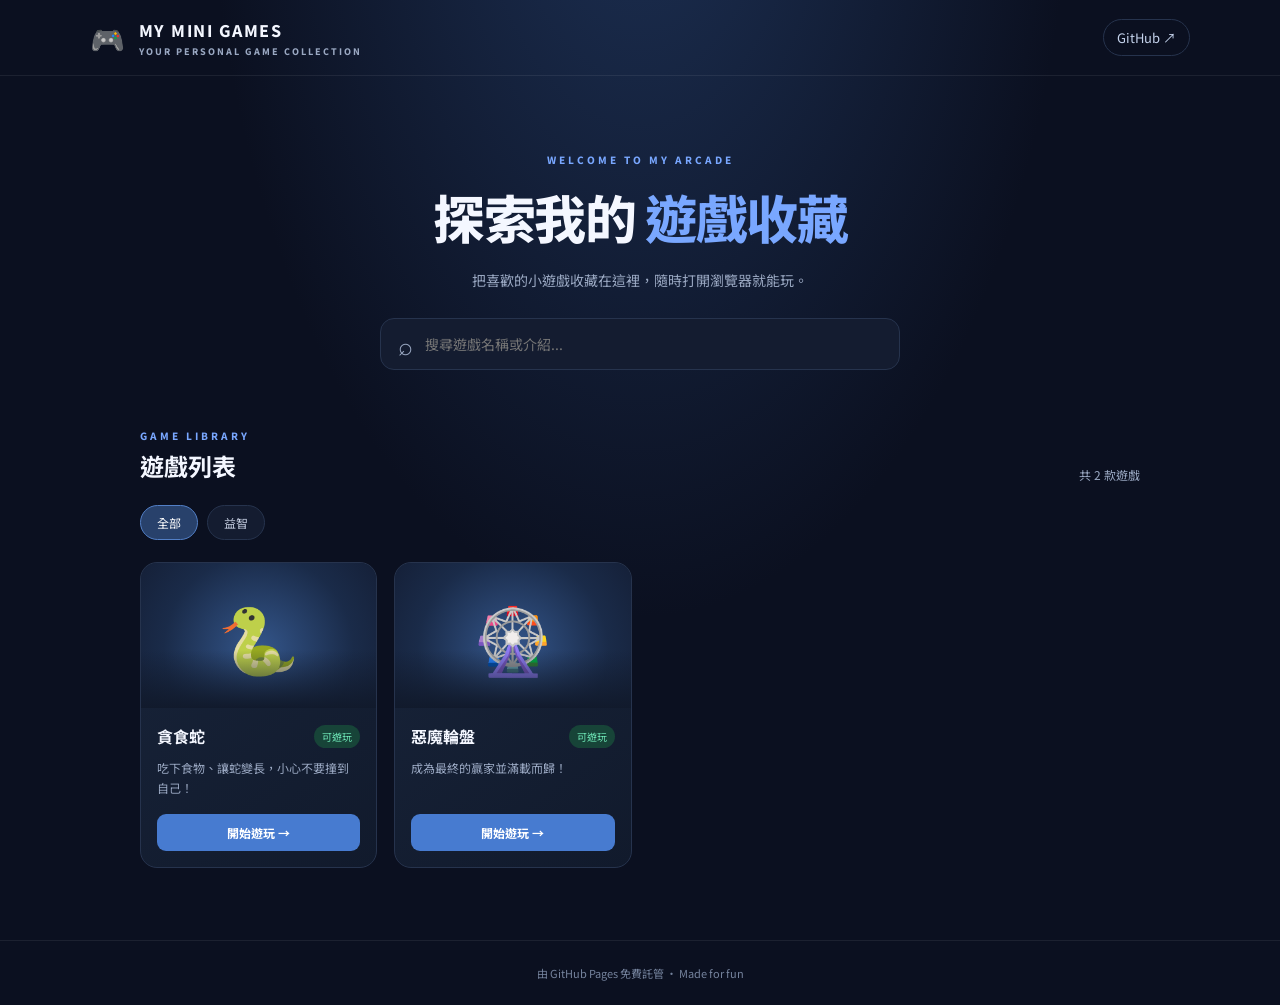
<file: index.html>
<!doctype html>
<html lang="zh-Hant">
<head>
  <meta charset="utf-8">
  <meta name="viewport" content="width=device-width, initial-scale=1">
  <meta name="description" content="我的網頁小遊戲收藏平台">
  <title>My Mini Games｜網頁小遊戲收藏</title>
  <link rel="stylesheet" href="css/style.css">
  <script src="js/app.js" defer></script>
</head>
<body>
  <header class="site-header">
    <a class="brand" href="./"><span class="brand-icon">🎮</span><span>MY MINI GAMES<small>YOUR PERSONAL GAME COLLECTION</small></span></a>
    <a class="github-link" href="https://github.com/" target="_blank" rel="noopener">GitHub ↗</a>
  </header>

  <main class="container">
    <section class="hero">
      <p class="eyebrow">WELCOME TO MY ARCADE</p>
      <h1>探索我的<span>遊戲收藏</span></h1>
      <p class="hero-copy">把喜歡的小遊戲收藏在這裡，隨時打開瀏覽器就能玩。</p>
      <label class="search-box">
        <span aria-hidden="true">⌕</span>
        <input id="searchInput" type="search" placeholder="搜尋遊戲名稱或介紹..." autocomplete="off">
      </label>
    </section>

    <section class="library">
      <div class="section-heading">
        <div><p class="eyebrow">GAME LIBRARY</p><h2>遊戲列表</h2></div>
        <span id="gameCount" class="count">載入中…</span>
      </div>
      <nav id="categoryFilters" class="filters" aria-label="遊戲分類"></nav>
      <div id="gameGrid" class="game-grid" aria-live="polite"></div>
      <p id="emptyState" class="empty-state" hidden>找不到符合條件的遊戲，試試其他關鍵字吧。</p>
    </section>
  </main>

  <footer class="site-footer">由 GitHub Pages 免費託管 · Made for fun</footer>
</body>
</html>
</file>
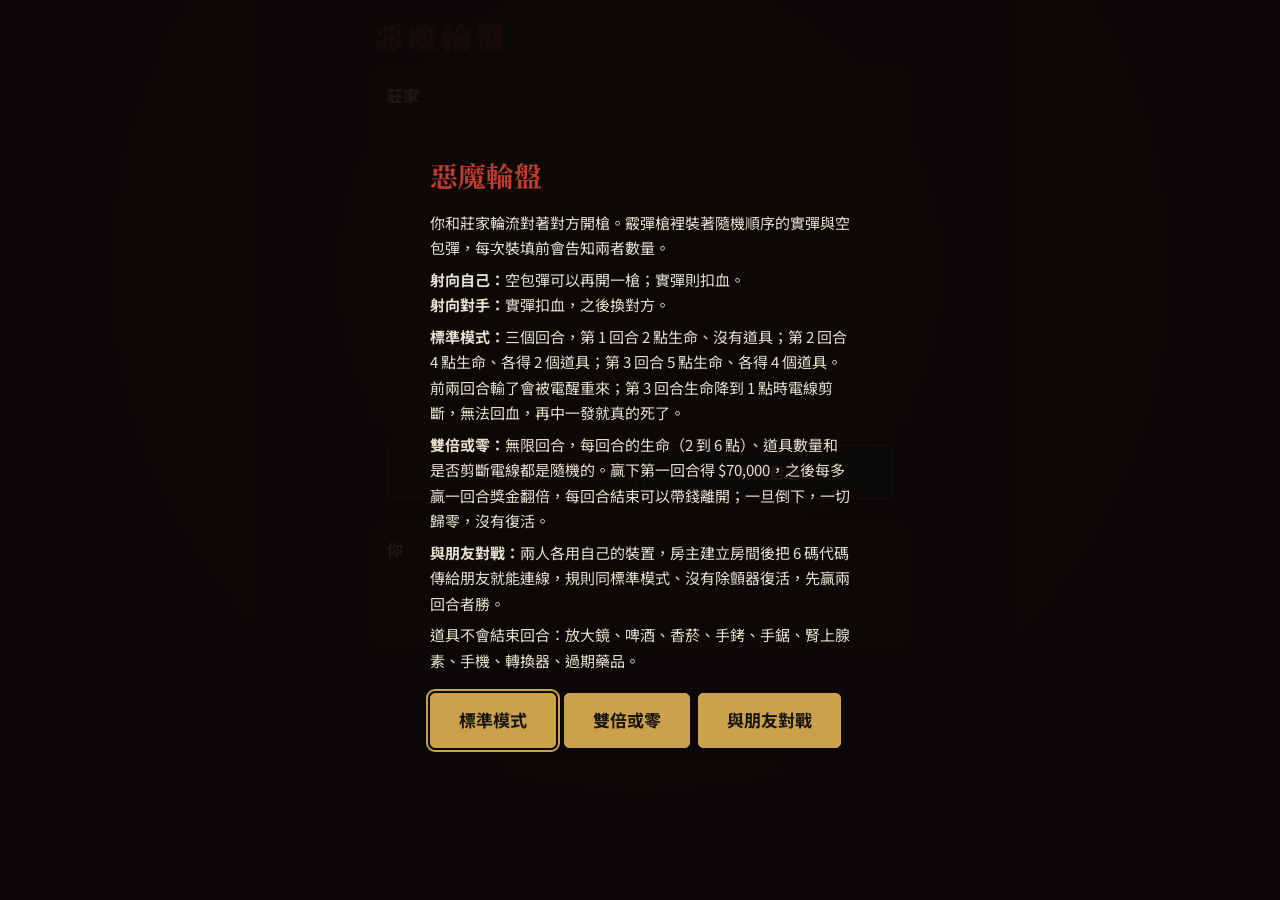
<file: games/devils-roulette/index.html>
<!DOCTYPE html>
<html lang="zh-Hant">
<head>
<meta charset="utf-8">
<meta name="viewport" content="width=device-width, initial-scale=1, viewport-fit=cover">
<title>惡魔輪盤</title>
<link rel="preconnect" href="https://fonts.googleapis.com">
<link href="https://fonts.googleapis.com/css2?family=Noto+Sans+TC:wght@400;700&family=Noto+Serif+TC:wght@900&display=swap" rel="stylesheet">
<style>
:root{--bg:#15110f;--panel:#201915;--line:#3d3027;--bone:#e8e0cf;--dim:#9a8f80;--brass:#c9a24b;--blood:#c23b2e;--steel:#5d7a8a;
color-scheme:dark;box-sizing:border-box;padding-top:env(safe-area-inset-top,0px);padding-bottom:env(safe-area-inset-bottom,0px)}
html{scroll-padding-top:env(safe-area-inset-top,0px)}
*,*::before,*::after{box-sizing:inherit}
body{margin:0;background:radial-gradient(ellipse at 50% 30%,#2a1f19 0,var(--bg) 70%);color:var(--bone);font-family:'Noto Sans TC','PingFang TC','Microsoft JhengHei',sans-serif;min-height:100vh}
main{max-width:560px;margin:0 auto;padding:14px 14px 28px;display:flex;flex-direction:column;gap:12px}
h1{font-family:'Noto Serif TC','Songti TC',serif;font-weight:900;font-size:30px;margin:0;letter-spacing:.12em;color:var(--blood)}
header{display:flex;justify-content:space-between;align-items:baseline;gap:10px}
.score{color:var(--dim);font-size:14px}
.seat{background:var(--panel);border:1px solid var(--line);border-radius:6px;padding:12px}
.seat h2{margin:0 0 6px;font-size:16px;display:flex;justify-content:space-between;align-items:center}
.hp{font-size:22px;letter-spacing:2px}
.hp .on{color:var(--brass)}.hp .off{opacity:.18;filter:grayscale(1)}
.tags{font-size:13px;color:var(--blood);min-height:18px}
.items{display:flex;flex-wrap:wrap;gap:6px;min-height:44px;margin-top:6px}
.it{background:#2a211b;border:1px solid var(--line);color:var(--bone);border-radius:4px;padding:6px 9px;font:inherit;font-size:14px;display:flex;gap:5px;align-items:center}
button.it{cursor:pointer}
button.it:hover:not(:disabled){border-color:var(--brass)}
button:disabled{opacity:.45;cursor:not-allowed}
button:focus-visible{outline:2px solid var(--brass);outline-offset:2px}
.empty{color:var(--dim);font-size:13px;align-self:center}
.table{border:1px dashed var(--line);border-radius:6px;padding:12px;text-align:center}
.chamber{display:flex;justify-content:center;gap:5px;min-height:34px;flex-wrap:wrap}
.shell{width:14px;height:30px;border-radius:3px 3px 2px 2px;background:linear-gradient(to top,var(--brass) 0 28%,var(--c) 28%)}
.shell.L{--c:var(--blood)}.shell.B{--c:var(--steel)}
.count{font-size:13px;color:var(--dim);margin:6px 0}
.status{font-weight:700;margin:8px 0 4px;min-height:24px}
.hint{color:var(--brass);font-size:14px;min-height:20px}
.log{text-align:left;font-size:14px;line-height:1.6;color:var(--dim);margin-top:8px;min-height:118px}
.log div:last-child{color:var(--bone)}
.acts{display:grid;grid-template-columns:1fr 1fr;gap:8px;margin-top:10px}
.acts button{font:inherit;font-weight:700;font-size:16px;padding:14px 8px;border-radius:5px;border:1px solid var(--blood);background:#3a1713;color:var(--bone);cursor:pointer}
.acts button.self{border-color:var(--steel);background:#17262d}
#flash{position:fixed;inset:0;pointer-events:none;opacity:0;z-index:5}
#flash.L{background:#ff3b2a;animation:f .5s}
#flash.B{background:#8fb4c4;animation:f .3s}
@keyframes f{0%{opacity:.55}100%{opacity:0}}
.hit{animation:s .35s}
@keyframes s{25%{transform:translateX(-6px)}75%{transform:translateX(6px)}}
@media (prefers-reduced-motion:reduce){#flash.L,#flash.B,.hit{animation:none}}
#ov{position:fixed;inset:0;background:rgba(10,7,6,.92);display:flex;align-items:center;justify-content:center;padding:20px;z-index:10}
#ov[hidden]{display:none}
.box{max-width:420px;line-height:1.7;font-size:15px}
.box h2{font-family:'Noto Serif TC',serif;font-size:28px;margin:0 0 10px;color:var(--blood)}
.box p{margin:6px 0}
.box button{margin:14px 8px 0 0;font:inherit;font-weight:700;font-size:17px;padding:12px 28px;border-radius:5px;border:1px solid var(--brass);background:var(--brass);color:#1a130e;cursor:pointer}
.box select{font:inherit;font-size:15px;padding:6px;background:#1b1612;color:#e8e0cf;border:1px solid #3d3027;border-radius:4px}
.box input{font:inherit;font-size:18px;padding:8px;width:9em;background:#1b1612;color:var(--bone);border:1px solid var(--line);border-radius:4px;letter-spacing:.2em;text-align:center}
</style>
</head>
<body>
<div id="flash"></div>
<div id="ov"><div class="box" id="box"></div></div>
<main>
<header><h1>惡魔輪盤</h1><div class="score" id="score"></div></header>
<section class="seat" id="dealer"><h2><span>莊家</span><span class="hp" id="hp1"></span></h2><div class="tags" id="tag1"></div><div class="items" id="it1"></div></section>
<section class="table">
<div class="chamber" id="chamber"></div>
<div class="count" id="count"></div>
<div class="status" id="status"></div>
<div class="hint" id="hint"></div>
<div class="log" id="log"></div>
<div class="acts"><button id="shootD">射向莊家</button><button id="shootS" class="self">射向自己</button></div>
</section>
<section class="seat" id="you"><h2><span>你</span><span class="hp" id="hp0"></span></h2><div class="tags" id="tag0"></div><div class="items" id="it0"></div></section>
</main>
<script>
const $=s=>document.querySelector(s);
const sleep=ms=>new Promise(r=>setTimeout(r,ms));
const rnd=n=>Math.floor(Math.random()*n);
const ITEMS={mag:{n:'放大鏡',e:'🔍',d:'查看膛內這一發'},beer:{n:'啤酒',e:'🍺',d:'退掉膛內這一發'},cig:{n:'香菸',e:'🚬',d:'回復 1 點生命'},cuff:{n:'手銬',e:'⛓️',d:'對手跳過下一回合'},saw:{n:'手鋸',e:'🪚',d:'下一發傷害 ×2'},adr:{n:'腎上腺素',e:'💉',d:'偷走對手一個道具並立刻使用'},phone:{n:'手機',e:'📱',d:'得知後面某一發是實彈或空包彈'},inv:{n:'轉換器',e:'🔄',d:'把膛內這一發實彈與空包彈互換'},med:{n:'過期藥品',e:'💊',d:'50% 回復 2 點生命，否則失去 1 點'}};
const KEYS=Object.keys(ITEMS);
const NAME=['{0}','{1}'];
let PVP_HP=0,DPC=null,G,ME=0,ROLE='solo',ROOM=null,hb=null,hello=null,lostT=null;

function start(m){G={mode:m||'std',round:0,cleared:0,wins:[0,0],log:[],busy:false,over:false,steal:false};$('#ov').hidden=true;newRound()}
const $$=n=>'$'+n.toLocaleString('en-US');
function newRound(retry){
  if(!retry)G.round++;
  G.sd=G.mode==='don'?Math.random()<.4:G.round===3;G.max=G.mode==='don'?2+rnd(5):(G.mode==='pvp'&&PVP_HP)?PVP_HP:[2,4,5][G.round-1];G.hp=[G.max,G.max];G.sudden=[false,false];G.items=[[],[]];G.cuff=[false,false];G.saw=false;G.turn=G.mode==='pvp'?(G.round-1)%2:0;G.over=false;G.steal=false;
  say(`—— 第 ${G.round} 回合・雙方各 ${G.max} 點生命${G.mode!=='don'&&G.round===1?'・本回合沒有道具':''}${G.mode==='don'&&G.sd?'・生命降到 1 點時電線剪斷':''} ——`);reload();render();
}
function reload(){
  const n=2+rnd(7),l=1+rnd(n-1);
  G.shells=[...Array(l).fill('L'),...Array(n-l).fill('B')].sort(()=>Math.random()-.5);
  G.known=null;G.phone=null;G.stale=false;G.pub={L:l,B:n-l};
  const k=G.mode==='don'?rnd(5):[0,2,4][G.round-1];
  for(const w of [0,1]){for(let i=0;i<k&&G.items[w].length<8;i++)G.items[w].push(KEYS[rnd(KEYS.length)])}
  say(`裝填完畢：實彈 ${l} 發，空包彈 ${n-l} 發，順序打亂。${k?`雙方各獲得 ${k} 個道具。`:''}`);
}
function say(t){G.log.push(t);if(G.log.length>6)G.log.shift()}
function flash(t){const f=$('#flash');f.className='';void f.offsetWidth;f.className=t}

async function shoot(who,target){
  const s=popShell(),live=s==='L',dmg=G.saw?2:1;
  G.saw=false;
  say(`${NAME[who]}把槍口對準${who===target?'自己':NAME[target]}……`);render();await sleep(800);
  fx(s,live?target:-1);
  if(live){G.hp[target]=Math.max(0,G.hp[target]-dmg);say(`砰！實彈，${NAME[target]}失去 ${dmg} 點生命。`);
    if(G.sd&&G.hp[target]===1&&!G.sudden[target]){G.sudden[target]=true;say(`${NAME[target]}的除顫器電線被剪斷：無法再回血，下一發實彈就會致命。`)}
    }
  else say('喀。空包彈。');
  render();await sleep(700);
  if(G.hp[target]<=0){await roundEnd(1-target);return}
  let next;
  if(target===who&&!live){next=who;say(`${NAME[who]}可以再開一槍。`)}
  else{next=1-who;if(G.cuff[next]){G.cuff[next]=false;say(`${NAME[next]}被手銬銬住，跳過這回合。`);next=who}}
  if(!G.shells.length)reload();
  G.turn=next;render();
}
async function roundEnd(w){
  G.over=true;
  if(G.mode==='pvp'){
    G.wins[w]++;say(`{${w}}贏下第 ${G.round} 回合。`);render();await sleep(1800);
    if(G.wins[w]>=2)showEnd(w);else newRound();
    return;
  }
  if(G.mode==='don'){
    if(w===0){
      G.cleared++;const pot=70000*2**(G.cleared-1);
      say(`你贏下第 ${G.round} 回合。`);render();await sleep(1600);
      box(`第 ${G.round} 回合勝利`,`<p>目前獎金 <b>${$$(pot)}</b>。</p><p>繼續下一回合，獎金翻倍為 ${$$(pot*2)}；但只要倒下，一切歸零。</p>`,
        [['繼續賭',()=>{G.round++;newRound(true)}],['帶著獎金離開',()=>box('你帶著獎金離開了',`<p>共贏下 ${G.cleared} 個回合，獎金 <b>${$$(pot)}</b>。</p>`,[['再玩一次',()=>start('don')],['主選單',menu]])]]);
    }else{
      const lost=G.cleared?70000*2**(G.cleared-1):0;
      render();await sleep(1500);
      box('歸零',`<p>你在第 ${G.round} 回合倒下，${lost?`${$$(lost)} 獎金化為烏有`:'什麼也沒帶走'}。</p>`,[['再玩一次',()=>start('don')],['主選單',menu]]);
    }
    return;
  }
  if(w===0){
    say(`你贏下第 ${G.round} 回合。`);render();await sleep(1800);
    if(G.round>=3)box('你活下來了','莊家倒下，你贏得這場賭局。','再來一局');else newRound();
  }else if(G.round<3){
    say('你倒下了……除顫器把你電醒，這個回合重來。');render();await sleep(2200);newRound(true);
  }else{
    render();await sleep(1500);box('你死了','第三回合的除顫器沒有作用，莊家贏了。','重新開始');
  }
}
function popShell(){
  const s=G.shells.shift(),o=s==='L'?'B':'L';G.known=null;
  if(G.pub[s]>0)G.pub[s]--;else if(G.pub[o]>0)G.pub[o]--;
  if(G.phone){G.phone.idx--;if(G.phone.idx<=0){if(G.phone.idx===0)G.known={who:G.phone.who,v:G.phone.v};G.phone=null}}
  return s;
}
function canUse(who,key){
  const o=1-who;
  if(key==='cuff')return !G.cuff[o];
  if(key==='saw')return !G.saw;
  if(key==='cig'||key==='med')return G.hp[who]<G.max&&!G.sudden[who];
  if(key==='phone')return G.shells.length>1;
  if(key==='adr')return G.items[o].some(k=>k!=='adr'&&canUse(who,k));
  return true;
}
async function useItem(who,idx){
  const key=G.items[who][idx];
  if(!key)return false;
  if(!canUse(who,key)){if(G.mode!=='pvp'&&who===0){say(key==='adr'?'莊家沒有可偷的道具。':'現在用不到這個道具。');render()}return false}
  G.items[who].splice(idx,1);
  if(key==='adr'){G.steal=who+1;say(`{${who}}注射了腎上腺素，正在選擇要偷的道具。`);render();return true}
  await applyItem(who,key);return true;
}
async function useAdr(who,si){
  const o=1-who;G.items[who].splice(G.items[who].indexOf('adr'),1);
  const key=G.items[o].splice(si,1)[0];
  say(`${NAME[who]}注射腎上腺素，偷走了${ITEMS[key].n}並立刻使用。`);render();await sleep(700);await applyItem(who,key);
}
async function stealPick(who,i){
  const o=1-who,key=G.items[o][i];
  if(G.steal!==who+1||!key||key==='adr'||!canUse(who,key))return;
  G.steal=false;G.items[o].splice(i,1);say(`{${who}}偷走了{${o}}的${ITEMS[key].n}並立刻使用。`);render();await sleep(500);await applyItem(who,key);
}
async function applyItem(who,key){
  const o=1-who,V=v=>v==='L'?'實彈':'空包彈';
  if(key==='mag'){G.known={who,v:G.shells[0]};say(who===0&&G.mode!=='pvp'?`你用放大鏡看見：這一發是${V(G.shells[0])}。`:`{${who}}用放大鏡查看了膛內。`)}
  else if(key==='beer'){const s=popShell();say(`${NAME[who]}喝下啤酒，退出一發${V(s)}。`);if(!G.shells.length)reload()}
  else if(key==='cig'){G.hp[who]++;say(`${NAME[who]}抽了一根菸，回復 1 點生命。`)}
  else if(key==='cuff'){G.cuff[o]=true;say(`${NAME[who]}銬住了${NAME[o]}。`)}
  else if(key==='saw'){G.saw=true;say(`${NAME[who]}鋸短了槍管，下一發傷害加倍。`)}
  else if(key==='phone'){const idx=1+rnd(G.shells.length-1),v=G.shells[idx];G.phone={who,idx,v};say(who===0&&G.mode!=='pvp'?`手機傳來訊息：第 ${idx+1} 發是${V(v)}。`:`{${who}}低頭看了一眼手機。`)}
  else if(key==='inv'){G.shells[0]=G.shells[0]==='L'?'B':'L';if(G.known)G.known.v=G.shells[0];G.stale=true;say(`${NAME[who]}按下轉換器，膛內這一發被反轉了。`)}
  else if(key==='med'){
    if(Math.random()<.5){G.hp[who]=Math.min(G.max,G.hp[who]+2);say(`${NAME[who]}吞下過期藥品，回復 2 點生命。`)}
    else{G.hp[who]--;say(`${NAME[who]}吞下過期藥品，失去 1 點生命。`);
      if(G.sd&&G.hp[who]===1&&!G.sudden[who]){G.sudden[who]=true;say(`${NAME[who]}的除顫器電線被剪斷：無法再回血。`)}
      if(G.hp[who]<=0){render();await sleep(700);await roundEnd(o);return}}
  }
  render();await sleep(600);
}

// 莊家 AI：記牌推算 + 道具順序 + 依雙方血量評估風險
async function dealerStep(){
  await sleep(900);
  const it=G.items[1],rem=G.shells.length,has=k=>it.indexOf(k);
  let L=G.pub.L,T=L+G.pub.B;
  if(G.phone&&G.phone.who===1){T--;if(G.phone.v==='L')L--}
  let kv=G.known&&G.known.who===1?G.known.v:null;
  if(kv===null&&!G.stale&&T>0){if(L<=0)kv='B';else if(L>=T)kv='L'}   // 靠計數確定
  const p=kv==='L'?1:kv==='B'?0:T>0?Math.max(0,Math.min(1,L/T)):.5;    // 這一發是實彈的機率
  const me=G.hp[1],foe=G.hp[0],danger=me<=1||G.sudden[1];
  const use=async k=>{await useItem(1,has(k))};
  const aimFoe=p>=.5||(p>0&&foe===1&&p>=.4);
  // 1 補血
  if(me<G.max&&!G.sudden[1]&&has('cig')>=0&&(me<=2||!G.sd||it.length>3))return use('cig');
  if(me>=2&&me<=G.max-2&&!G.sudden[1]&&has('med')>=0)return use('med');
  // 2 不確定時先查看
  if(kv===null&&has('mag')>=0&&rem>1)return use('mag');
  if(kv===null&&has('phone')>=0&&rem>2&&!G.phone)return use('phone');
  // 3 腎上腺素：偷玩家真正用得上的道具
  if(has('adr')>=0){
    const want={cig:me<G.max&&!G.sudden[1],mag:kv===null&&rem>1,cuff:aimFoe&&!G.cuff[0]&&rem>1,phone:kv===null&&rem>2&&!G.phone,saw:aimFoe&&p===1&&!G.saw&&foe>=2};
    const key=Object.keys(want).find(k=>want[k]&&G.items[0].includes(k));
    if(key){await useAdr(1,G.items[0].indexOf(key));return}
  }
  // 4 已知空包彈但想打死殘血玩家：用轉換器變實彈
  if(kv==='B'&&foe<=2&&has('inv')>=0)return use('inv');
  // 5 打玩家之前先銬住，打完還能再動
  if(aimFoe&&!G.cuff[0]&&has('cuff')>=0&&rem>1)return use('cuff');
  // 6 手鋸：確定實彈、或高機率且能打死對手
  if(aimFoe&&!G.saw&&foe>=2&&has('saw')>=0&&(p===1||(foe===2&&p>=.6)))return use('saw');
  // 7 不確定時機率接近一半，或道具塞滿：退彈探底
  if(kv===null&&has('beer')>=0&&rem>2&&(Math.abs(p-.5)<.1||it.length>=7))return use('beer');
  // 8 決定目標
  let target;
  if(kv==='L')target=0;
  else if(kv==='B')target=1;
  else if(danger)target=0;
  else if(foe===1&&p>=.4)target=0;
  else target=p>=.5?0:1;
  await shoot(1,target);
}
function fxLocal(s,t){flash(s);if(t>=0){const el=$(t===ME?'#you':'#dealer');el.classList.remove('hit');void el.offsetWidth;el.classList.add('hit')}}
function fx(s,t){fxLocal(s,t);if(G.mode==='pvp'&&ROOM)ROOM.emit('fx',{s,t}).catch(()=>{})}
async function run(who,fn){
  if(G.turn!==who||G.busy||G.over)return;
  G.busy=true;render();
  await fn();
  if(G.mode!=='pvp')while(G.turn===1&&!G.over)await dealerStep();
  G.busy=false;render();
}
function hostAct(who,a){
  if(!a||typeof a!=='object')return;
  if(a.t==='shoot')return run(who,()=>shoot(who,a.target===1?1:0));
  if(a.t==='item')return run(who,()=>useItem(who,a.idx|0));
  if(a.t==='steal')return run(who,()=>stealPick(who,a.i|0));
}
function act(a){
  if(ROLE==='guest'){if(!G||G.turn!==ME||G.busy||G.over)return;G.busy=true;renderView();ROOM.emit('act',a).catch(()=>{});return}
  return hostAct(ME,a);
}
function pushState(){
  if(!ROOM||ROLE!=='host'||!G||G.mode!=='pvp')return;
  ROOM.emit('state',{round:G.round,max:G.max,hp:G.hp,sudden:G.sudden,items:G.items,cuff:G.cuff,saw:G.saw,turn:G.turn,over:G.over,steal:G.steal,busy:G.busy,wins:G.wins,log:G.log,pub:G.pub,stale:G.stale,n:G.shells.length,sd:G.sd,
    known:G.known&&G.known.who===1?G.known:null,phone:G.phone&&G.phone.who===1?G.phone:null}).catch(()=>{});
}
function render(){renderView();pushState()}
function renderView(){
  const g=G,pvp=g.mode==='pvp',on=pvp?'對手':'莊家',nm=[0,1].map(w=>w===ME?'你':on);
  $('#dealer h2 span').textContent=on;
  $('#score').textContent=pvp?`第 ${g.round} 回合・你 ${g.wins[ME]} : ${g.wins[1-ME]} 對手`:g.mode==='don'?`第 ${g.round} 回合・已贏 ${g.cleared} 回合${g.cleared?'・獎金 '+$$(70000*2**(g.cleared-1)):''}`:`第 ${g.round} / 3 回合`;
  [ME,1-ME].forEach((w,pos)=>{
    $('#hp'+pos).innerHTML=Array.from({length:g.max},(_,i)=>`<span class="${i<g.hp[w]?'on':'off'}">⚡</span>`).join('');
    $('#tag'+pos).textContent=[g.cuff[w]?'⛓️ 被銬住':'',g.saw&&g.turn===w?'🪚 槍管已鋸短':'',g.sudden[w]?'⚡ 電線已剪斷':''].filter(Boolean).join('　');
    const c=$('#it'+pos);
    if(!g.items[w].length){c.innerHTML=`<span class="empty">${(g.mode==='std'||pvp)&&g.round===1?'本回合沒有道具':'沒有道具'}</span>`;return}
    c.innerHTML='';
    g.items[w].forEach((k,i)=>{
      const mine=w===ME,stealing=!mine&&g.steal===ME+1;
      const b=document.createElement(mine||stealing?'button':'span');
      b.className='it';b.title=ITEMS[k].d;b.textContent=`${ITEMS[k].e} ${ITEMS[k].n}`;
      if(mine){b.disabled=g.turn!==ME||g.busy||g.over||!!g.steal;b.onclick=()=>act({t:'item',idx:i});b.setAttribute('aria-label',`${ITEMS[k].n}：${ITEMS[k].d}`)}
      if(stealing){b.disabled=k==='adr'||!canUse(ME,k);b.onclick=()=>act({t:'steal',i})}
      c.appendChild(b);
    });
  });
  const L=g.pub.L,B=g.pub.B;
  $('#chamber').innerHTML=Array(L).fill('<i class="shell L"></i>').join('')+Array(B).fill('<i class="shell B"></i>').join('');
  $('#count').textContent=`膛內剩餘：實彈 ${L}・空包彈 ${B}（順序未知）${g.stale?'・轉換器使用後可能不準':''}`;
  $('#status').textContent=g.over?'':g.steal?(g.steal===ME+1?`選一個${on}的道具偷走`:`${on}正在選擇要偷的道具`):g.turn===ME?(g.busy?'……':'輪到你了'):`${on}的回合`;
  $('#hint').textContent=[g.known&&g.known.who===ME?`你知道：這一發是${g.known.v==='L'?'實彈':'空包彈'}`:'',g.phone&&g.phone.who===ME?`手機：第 ${g.phone.idx+1} 發是${g.phone.v==='L'?'實彈':'空包彈'}`:''].filter(Boolean).join('　');
  $('#log').innerHTML=g.log.map(t=>`<div>${t.replace(/\{(\d)\}/g,(_,d)=>nm[d])}</div>`).join('');
  const off=g.turn!==ME||g.busy||g.over||!!g.steal;
  $('#shootD').disabled=off;$('#shootS').disabled=off;
}
$('#shootD').onclick=()=>act({t:'shoot',target:1-ME});
$('#shootS').onclick=()=>act({t:'shoot',target:ME});

// ---- 與朋友對戰（room 連線：房主負責運算，朋友只收畫面）----
function showEnd(w){
  const win=w===ME;
  box(win?'你贏了':'你輸了',win?'<p>你贏下了這場對決。</p>':'<p>朋友贏下了這場對決。</p>',
    ROLE==='host'?[['再來一局',()=>start('pvp')],['離開',leave]]:[['要求再來一局',()=>{ROOM&&ROOM.emit('rematch',1);box('等待房主…','<p>已通知房主，等他開始下一局。</p>',[['離開',leave]]);}],['離開',leave]]);
}
function leave(){
  clearInterval(hb);clearInterval(hello);clearTimeout(lostT);
  if(ROOM){ROOM.leave().catch(()=>{});ROOM=null}
  try{DPC&&DPC.close()}catch(_){}DPC=null;
  ROLE='solo';ME=0;G=null;menu();
}
// ---- 房間代碼連線：透過公共 MQTT 中繼（WebSocket），只需 6 碼 ----
const BROKERS=['wss://broker.hivemq.com:8884/mqtt','wss://broker.emqx.io:8084/mqtt','wss://test.mosquitto.org:8081'];
function mqttOpen(url,topic,onmsg,onclose){
  return new Promise((res,rej)=>{
    let ws;try{ws=new WebSocket(url,'mqtt')}catch(e){return rej(e)}
    ws.binaryType='arraybuffer';
    const te=new TextEncoder(),td=new TextDecoder();
    const str=x=>{const b=te.encode(x);return [b.length>>8,b.length&255,...b]};
    const rl=n=>{const o=[];do{let d=n%128;n=Math.floor(n/128);if(n>0)d|=128;o.push(d)}while(n>0);return o};
    const pkt=(h,body)=>ws.send(new Uint8Array([h,...rl(body.length),...body]));
    let buf=new Uint8Array(0),ready=false,ping=null;
    const to=setTimeout(()=>{try{ws.close()}catch(_){}rej(new Error('逾時'))},5000);
    ws.onopen=()=>pkt(0x10,[...str('MQTT'),4,2,0,30,...str('dr'+Math.random().toString(36).slice(2,10))]);
    ws.onerror=()=>{if(!ready){clearTimeout(to);rej(new Error('連線被拒或被擋'))}};
    ws.onclose=()=>{clearInterval(ping);if(!ready){clearTimeout(to);rej(new Error('連線被關閉'))}else onclose&&onclose()};
    ws.onmessage=e=>{
      const n=new Uint8Array(e.data),t=new Uint8Array(buf.length+n.length);t.set(buf);t.set(n,buf.length);buf=t;
      while(buf.length>=2){
        let i=1,len=0,m=1,b;
        for(;;){if(i>=buf.length)return;b=buf[i++];len+=(b&127)*m;m*=128;if(!(b&128))break}
        if(buf.length<i+len)return;
        const h0=buf[0],type=h0>>4,body=buf.slice(i,i+len);buf=buf.slice(i+len);
        if(type===2){if(body[1]!==0){clearTimeout(to);rej(new Error('伺服器拒絕'));return}pkt(0x82,[0,1,...str(topic),0])}
        else if(type===9){
          ready=true;clearTimeout(to);ping=setInterval(()=>{try{ws.send(new Uint8Array([0xC0,0]))}catch(_){}},20000);
          res({send:x=>pkt(0x30,[...str(topic),...te.encode(x)]),close:()=>{clearInterval(ping);try{ws.close()}catch(_){}}});
        }else if(type===3){
          const tl=(body[0]<<8)|body[1],qos=(h0>>1)&3;
          onmsg(td.decode(body.slice(2+tl+(qos?2:0))));
        }
      }
    };
  });
}
async function mqttRoom(code){
  const topic='dr-x7/'+code,me=Math.random().toString(36).slice(2),H={},P=[];
  let last=0,alive=false,conn=null,errs=[],closed=false;
  let reopening=false;
  const reopen=async()=>{if(reopening||closed)return;reopening=true;for(let k=0;k<6&&!closed;k++){await new Promise(r=>setTimeout(r,2000));for(const u of BROKERS){try{conn=await mqttOpen(u,topic,dispatch,onClose);reopening=false;link.emit('hello',{});return}catch(e){}}}reopening=false;if(!closed&&ROOM===link)box('連線中斷','<p>與對戰伺服器的連線中斷了。</p>',[['回主選單',leave]])};
  const onClose=()=>{if(!closed)reopen()};
  const dispatch=x=>{try{const [from,t,d]=JSON.parse(x);if(from===me)return;last=Date.now();(H[t]||[]).forEach(f=>f({isMe:false,topic:t,data:d}))}catch(_){}};
  for(const u of BROKERS){try{conn=await mqttOpen(u,topic,dispatch,onClose);break}catch(e){errs.push(u.split('/')[2]+'：'+(e&&(e.message||e.name)||'失敗'))}}
  if(!conn)throw new Error(errs.join('；'));
  const tm=setInterval(()=>{const a=Date.now()-last<9000;if(alive&&!a)P.forEach(f=>f({left:[{}]}));alive=a},2000);
  const link={
    emit(t,d){try{conn.send(JSON.stringify([me,t,d]))}catch(_){}return Promise.resolve()},
    on(t,f){(H[t]=H[t]||[]).push(f);return()=>{}},
    onPeers(f){P.push(f);return()=>{}},
    peers(){return Date.now()-last<9000?[{kind:'viewer'},{kind:'viewer'}]:[{kind:'viewer'}]},
    leave(){closed=true;clearInterval(tm);clearInterval(kp);conn.close();return Promise.resolve()}};
  const kp=setInterval(()=>link.emit('ping',0),3000);
  document.addEventListener&&document.addEventListener('visibilitychange',()=>{if(!document.hidden&&!closed){link.emit('hello',{});if(ROLE==='host')pushState()}});
  return link;
}
let mtok=null;
async function mconnect(role){
  let code=($('#code').value||'').toLowerCase().replace(/[^a-z0-9]/g,'');
  if(role==='host')PVP_HP=+($('#hpsel')&&$('#hpsel').value)||0;
  if(role==='host')code=Array.from({length:6},()=>'abcdefghjkmnpqrstuvwxyz23456789'[rnd(31)]).join('');
  else if(code.length<4){lobby();return}
  const tok=mtok=Math.random();
  box(role==='host'?'建立房間':'加入房間',`${role==='host'?`<p>房間代碼：<b style="font-size:28px;letter-spacing:.15em">${code}</b></p>`:''}<p>正在連線到對戰伺服器…（最多約 15 秒）</p>`,[['取消',()=>{mtok=null;menu()}]]);
  let r;
  try{r=await mqttRoom(code)}catch(e){if(tok===mtok)box('無法連線',`<p>連不上對戰伺服器。請確認網路後重試；公司或學校網路可能會擋住這類連線。若你是在 claude.ai 的網頁連結裡開啟，連線會被平台擋住，請改用下載的 HTML 檔。</p><p style="font-size:12px;color:#9a8f80">${e&&e.message||e}</p>`,[['返回',menu]]);return}
  if(tok!==mtok){r.leave();return}
  ROOM=r;setup(role,code);
}
function lobby(){
  box('與朋友對戰','<p>兩人各用自己的裝置，輪流對著對方開槍。三回合，先贏兩回合者勝，沒有除顫器復活。</p><p>房主按「建立房間」會得到 6 碼代碼，傳給朋友；朋友輸入代碼後按「加入房間」。兩人都要連上網路，朋友開啟同一個 HTML 檔即可。</p><p>血量（房主設定）：<select id="hpsel" aria-label="血量"><option value="0">依回合遞增（2 / 4 / 5）</option>'+[2,3,4,5,6,7,8].map(n=>`<option value="${n}">每回合 ${n} 點</option>`).join('')+'</select></p><p><input id="code" maxlength="6" placeholder="房間代碼" aria-label="房間代碼" autocomplete="off"></p>',
    [['建立房間',()=>mconnect('host')],['加入房間',()=>mconnect('guest')],['返回',menu]]);
}
function lobbyRoom(){
  box('與朋友對戰','<p>兩人各用自己的裝置，輪流對著對方開槍。規則同標準模式：三回合，先贏兩回合者勝，沒有除顫器復活。</p><p>房主按「建立房間」（代碼可留空自動產生）；朋友開啟同一個頁面連結，輸入代碼後按「加入房間」。</p><p><input id="code" maxlength="8" placeholder="房間代碼" aria-label="房間代碼" autocomplete="off"></p>',
    [['建立房間',()=>connect('host')],['加入房間',()=>connect('guest')],['返回',menu]]);
}
async function connect(role){
  let code=($('#code').value||'').toLowerCase().replace(/[^a-z0-9]/g,'');
  if(!code){if(role==='guest'){lobby();return}code=String(1000+rnd(9000))}
  const fail=m=>box('無法連線',`<p>${m}</p>`,[['返回',menu]]);
  let room=null;
  try{room=await claude.use('room')}catch(e){}
  if(!room)return fail('目前無法使用多人連線。請登入 claude.ai，並用分享連結開啟這個頁面。');
  try{ROOM=await room.join('devils-'+code)}catch(e){return fail('加入房間失敗，請稍後再試。')}
  setup(role,code);
}
function setup(role,code,direct){
  const nb=direct?()=>{}:box;
  ROLE=role;ME=role==='host'?0:1;G=null;
  ROOM.onPeers(c=>{if(c.left.length&&G&&G.mode==='pvp'){clearTimeout(lostT);lostT=setTimeout(()=>{if(ROOM&&ROOM.peers().filter(p=>p.kind==='viewer').length<2)box('對手暫時沒有回應','<p>可能是對方切到別的 App 或網路不穩。</p>',[['繼續等待',()=>{}],['回主選單',leave]])},6000)}});
  if(role==='host'){
    ROOM.on('hello',m=>{if(m.isMe)return;if(!G||G.mode!=='pvp')start('pvp');else pushState()});
    ROOM.on('act',m=>{if(!m.isMe&&G&&G.mode==='pvp')hostAct(1,m.data)});
    ROOM.on('rematch',m=>{if(!m.isMe&&G&&G.mode==='pvp'&&G.over&&(G.wins[0]>=2||G.wins[1]>=2))start('pvp')});
    hb=setInterval(pushState,3000);
    nb('等待朋友加入',`<p>房間代碼：<b style="font-size:28px;letter-spacing:.15em">${code}</b></p><p>血量：${PVP_HP?'每回合 '+PVP_HP+' 點':'依回合遞增（2 / 4 / 5）'}</p><p>把代碼傳給朋友，請他開啟同一個 HTML 檔，選「與朋友對戰」→ 輸入代碼 → 按「加入房間」。</p>`,[['取消',leave]]);
  }else{
    ROOM.on('state',m=>{
      if(m.isMe||!m.data)return;
      clearInterval(hello);
      G={...m.data,mode:'pvp',shells:Array(m.data.n).fill('?')};
      renderView();
      if(!G.over)$('#ov').hidden=true;
      else if(G.wins[0]>=2||G.wins[1]>=2){if($('#ov').hidden)showEnd(G.wins[0]>=2?0:1)}
    });
    ROOM.on('fx',m=>{if(!m.isMe&&m.data)fxLocal(m.data.s,m.data.t)});
    const ping=()=>ROOM&&ROOM.emit('hello',{}).catch(()=>{});
    ping();hello=setInterval(ping,2000);
    nb('正在加入房間…',`<p>房間代碼 <b>${code}</b>。等房主開始遊戲。</p>`,[['取消',leave]]);
  }
}

function box(t,p,b){
  const bs=typeof b==='string'?[[b,()=>start(G.mode)]]:b;
  $('#box').innerHTML=`<h2>${t}</h2>${p}<div id="bb"></div>`;
  bs.forEach(([l,f])=>{const x=document.createElement('button');x.textContent=l;x.onclick=async()=>{$('#ov').hidden=true;if(await f()==='keep')$('#ov').hidden=false};$('#bb').appendChild(x)});
  $('#ov').hidden=false;$('#bb button')?.focus();
}
function menu(){
  box('惡魔輪盤','<p>你和莊家輪流對著對方開槍。霰彈槍裡裝著隨機順序的實彈與空包彈，每次裝填前會告知兩者數量。</p><p><b>射向自己：</b>空包彈可以再開一槍；實彈則扣血。<br><b>射向對手：</b>實彈扣血，之後換對方。</p><p><b>標準模式：</b>三個回合，第 1 回合 2 點生命、沒有道具；第 2 回合 4 點生命、各得 2 個道具；第 3 回合 5 點生命、各得 4 個道具。前兩回合輸了會被電醒重來；第 3 回合生命降到 1 點時電線剪斷，無法回血，再中一發就真的死了。</p><p><b>雙倍或零：</b>無限回合，每回合的生命（2 到 6 點）、道具數量和是否剪斷電線都是隨機的。贏下第一回合得 $70,000，之後每多贏一回合獎金翻倍，每回合結束可以帶錢離開；一旦倒下，一切歸零，沒有復活。</p><p><b>與朋友對戰：</b>兩人各用自己的裝置，房主建立房間後把 6 碼代碼傳給朋友就能連線，規則同標準模式、沒有除顫器復活，先贏兩回合者勝。</p><p>道具不會結束回合：放大鏡、啤酒、香菸、手銬、手鋸、腎上腺素、手機、轉換器、過期藥品。</p>',[['標準模式',()=>start('std')],['雙倍或零',()=>start('don')],['與朋友對戰',lobby]]);
}
menu();
</script>
</body>
</html>
</file>
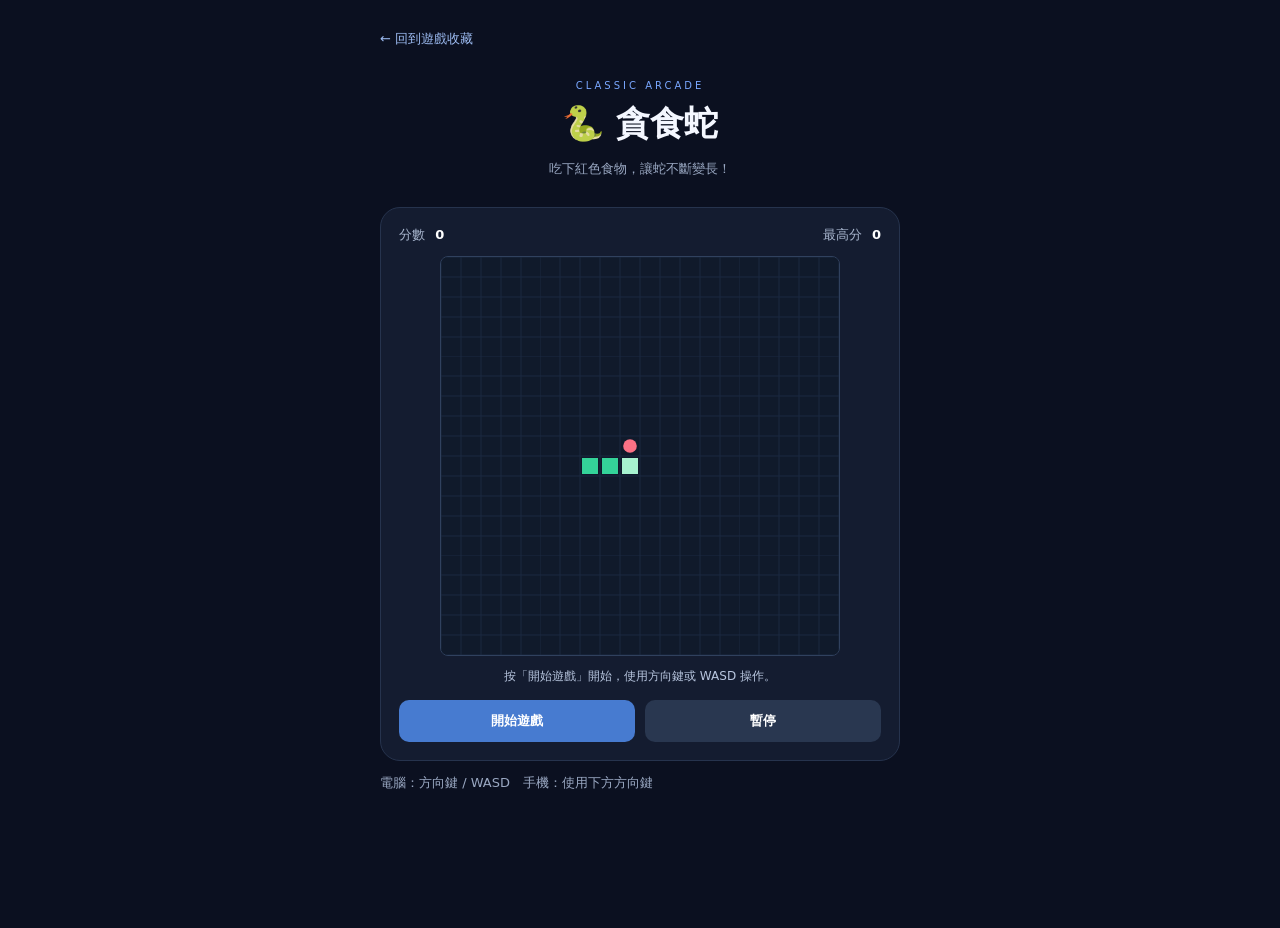
<file: games/snake/index.html>
<!doctype html>
<html lang="zh-Hant">
<head>
  <meta charset="utf-8">
  <meta name="viewport" content="width=device-width, initial-scale=1">
  <title>貪食蛇｜My Mini Games</title>
  <link rel="stylesheet" href="style.css">
  <script src="game.js" defer></script>
</head>
<body>
  <main class="wrap">
    <a class="back" href="../../">← 回到遊戲收藏</a>
    <header><p class="eyebrow">CLASSIC ARCADE</p><h1>🐍 貪食蛇</h1><p>吃下紅色食物，讓蛇不斷變長！</p></header>
    <section class="game-panel">
      <div class="stats"><span>分數 <b id="score">0</b></span><span>最高分 <b id="best">0</b></span></div>
      <canvas id="board" width="400" height="400" aria-label="貪食蛇遊戲畫面"></canvas>
      <p id="message" class="message">按「開始遊戲」開始，使用方向鍵或 WASD 操作。</p>
      <div class="actions"><button id="start">開始遊戲</button><button id="pause" class="secondary">暫停</button></div>
      <div class="touch-controls" aria-label="觸控方向鍵">
        <button data-dir="up">▲</button>
        <div><button data-dir="left">◀</button><button data-dir="down">▼</button><button data-dir="right">▶</button></div>
      </div>
    </section>
    <p class="hint">電腦：方向鍵 / WASD　手機：使用下方方向鍵</p>
  </main>
</body>
</html>
</file>
<file: css/style.css>
@import url('https://fonts.googleapis.com/css2?family=Noto+Sans+TC:wght@400;500;600;700;800&display=swap');
:root{color-scheme:dark;--bg:#0b1020;--panel:#141c30;--panel2:#1b2740;--text:#f4f7ff;--muted:#9aa8c2;--line:#26334d;--accent:#79a7ff;--green:#6ee7b7}
*{box-sizing:border-box}
body{margin:0;background:radial-gradient(ellipse at 50% -20%,#1d3155 0,transparent 48%),var(--bg);color:var(--text);font-family:"Noto Sans TC",system-ui,sans-serif;min-height:100vh}
a{color:inherit;text-decoration:none}
.site-header{height:76px;border-bottom:1px solid #ffffff12;display:flex;align-items:center;justify-content:space-between;padding:0 max(24px,calc((100% - 1100px)/2))}
.brand{display:flex;align-items:center;gap:12px;font-weight:800;letter-spacing:1.5px}.brand-icon{font-size:28px}.brand small{display:block;color:var(--muted);font-size:9px;letter-spacing:2px;margin-top:3px}
.github-link{font-size:13px;color:#c5d3ec;border:1px solid var(--line);padding:8px 13px;border-radius:999px}
.container{width:min(100% - 40px,1000px);margin:auto}
.hero{text-align:center;padding:76px 0 58px}.eyebrow{font-size:10px;letter-spacing:3px;color:var(--accent);font-weight:800;margin:0 0 12px}
h1{font-size:clamp(32px,6vw,52px);letter-spacing:-1.5px;margin:0;font-weight:800}h1 span{color:var(--accent);margin-left:10px}
.hero-copy{color:var(--muted);font-size:14px;margin:16px 0 28px}
.search-box{width:min(100%,520px);height:52px;margin:auto;background:var(--panel);border:1px solid var(--line);border-radius:14px;display:flex;align-items:center;padding:0 17px;gap:10px;color:var(--muted)}
.search-box span{font-size:25px}.search-box input{background:none;border:0;outline:0;color:var(--text);width:100%;font:inherit;font-size:14px}.search-box:focus-within{border-color:var(--accent)}
.library{padding-bottom:72px}.section-heading{display:flex;align-items:end;justify-content:space-between;margin-bottom:22px}.section-heading .eyebrow{margin-bottom:5px}h2{font-size:24px;margin:0}.count{color:var(--muted);font-size:12px}
.filters{display:flex;gap:9px;flex-wrap:wrap;margin-bottom:22px}.filter{border:1px solid var(--line);background:var(--panel);color:#c4cde0;padding:8px 16px;border-radius:999px;font:inherit;font-size:12px;cursor:pointer}.filter:hover,.filter.active{background:#28416b;border-color:#527fc6;color:#fff}
.game-grid{display:grid;grid-template-columns:repeat(auto-fill,minmax(220px,1fr));gap:17px}
.game-card{background:linear-gradient(145deg,#18243a,#111a2c);border:1px solid var(--line);border-radius:17px;overflow:hidden;transition:transform .18s,border-color .18s}.game-card:hover{transform:translateY(-4px);border-color:#547db9}
.game-art{height:145px;display:grid;place-items:center;background:radial-gradient(circle at 50% 60%,#34568b,#1a2b49 65%,#152038);font-size:65px;position:relative}.game-art:after{content:"";position:absolute;inset:0;background:linear-gradient(transparent 60%,#111a2c)}
.game-info{padding:16px}.game-title-row{display:flex;justify-content:space-between;align-items:center;gap:8px}.game-title{font-weight:700;font-size:16px}.status{font-size:10px;color:var(--green);background:#174438;padding:4px 8px;border-radius:999px;white-space:nowrap}.game-description{color:var(--muted);font-size:12px;line-height:1.7;min-height:42px;margin:10px 0 14px}.play-link{display:block;text-align:center;background:#477bd0;color:white;font-size:12px;font-weight:700;padding:10px;border-radius:9px}.play-link:hover{background:#6093e9}
.empty-state{text-align:center;color:var(--muted);padding:45px 0}.site-footer{text-align:center;border-top:1px solid #ffffff12;color:#75839d;padding:24px;font-size:11px}
@media(max-width:600px){.site-header{padding:0 18px}.hero{padding:58px 0 45px}.container{width:min(100% - 30px,1000px)}.game-grid{grid-template-columns:repeat(2,minmax(0,1fr));gap:11px}.game-art{height:112px;font-size:52px}.game-info{padding:12px}.game-title{font-size:14px}.game-description{font-size:11px;min-height:55px}.status{font-size:9px;padding:3px 6px}}
</file>
<file: games/snake/style.css>
*{box-sizing:border-box}body{margin:0;min-height:100vh;background:#0b1020;color:#f4f7ff;font-family:system-ui,"Noto Sans TC",sans-serif}.wrap{width:min(100% - 28px,520px);margin:28px auto 50px}.back{color:#9dbcf2;font-size:13px;text-decoration:none}.back:hover{text-decoration:underline}header{text-align:center;padding:22px 0 16px}.eyebrow{font-size:10px;letter-spacing:3px;color:#79a7ff}h1{font-size:34px;margin:4px 0}header p:last-child,.hint{color:#9aa8c2;font-size:13px}.game-panel{background:#141c30;border:1px solid #26334d;border-radius:20px;padding:18px}.stats{display:flex;justify-content:space-between;color:#aab8d0;font-size:13px;margin:0 0 12px}.stats b{color:#fff;margin-left:6px}canvas{display:block;width:min(100%,400px);height:auto;margin:auto;background:#101a2b;border:1px solid #30415e;border-radius:8px;image-rendering:pixelated}.message{text-align:center;color:#b8c6df;font-size:12px;min-height:20px}.actions{display:flex;gap:10px}.actions button,.touch-controls button{border:0;border-radius:10px;background:#477bd0;color:white;font-weight:700;padding:12px 18px;cursor:pointer}.actions button{flex:1}.actions .secondary{background:#293750}.touch-controls{display:none;text-align:center;margin-top:15px}.touch-controls>div{display:flex;justify-content:center;gap:12px;margin-top:8px}.touch-controls button{min-width:54px;padding:13px}@media(max-width:650px){.touch-controls{display:block}.wrap{margin-top:18px}.game-panel{padding:12px}}
</file>
